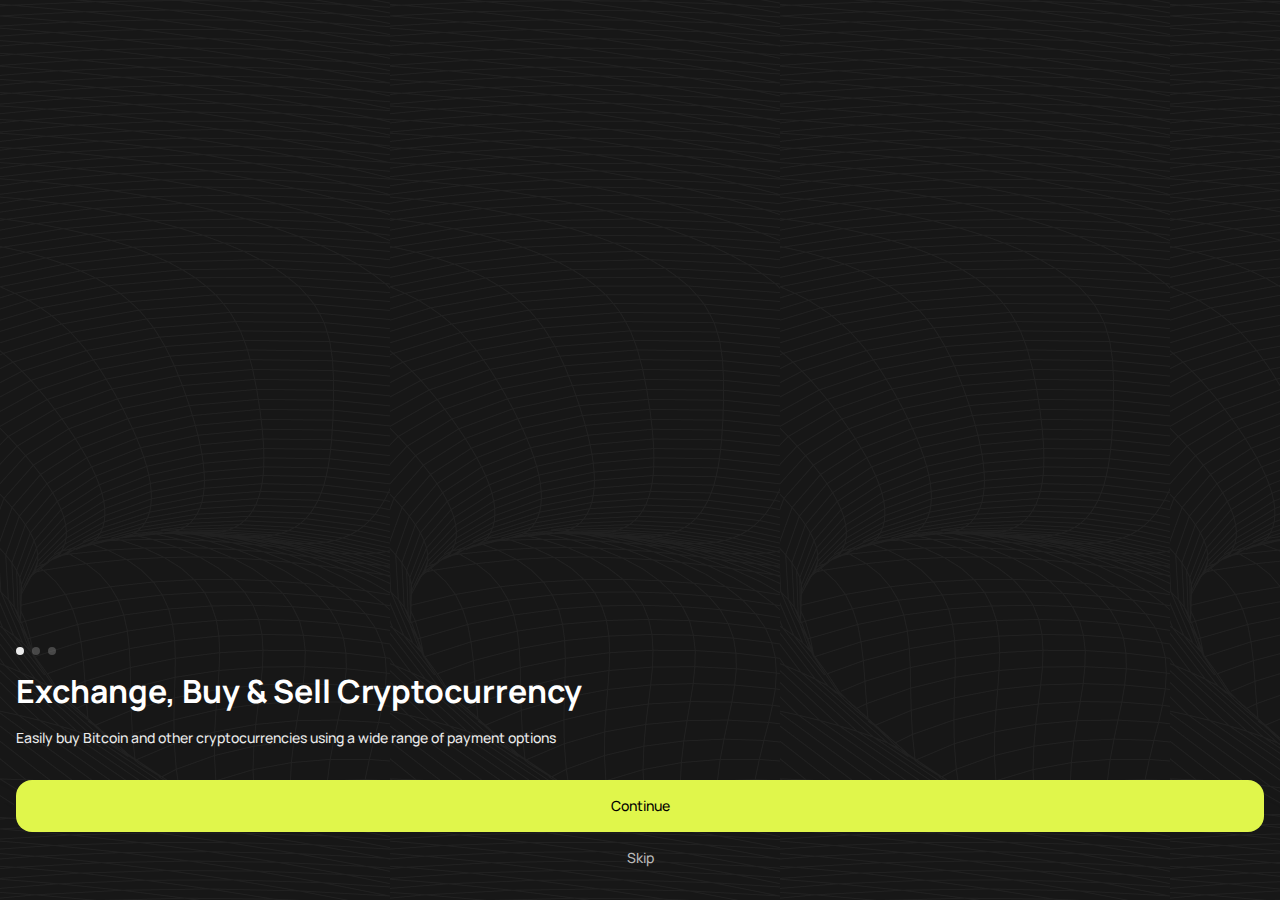
<file: index.html>
<!DOCTYPE html>
<html lang="en">
<head>
    <meta charset="UTF-8">
    <meta http-equiv="X-UA-Compatible" content="IE=edge">
    <meta name="viewport" content="width=device-width, initial-scale=1.0">
    <title>Document</title>
    <link rel="preconnect" href="https://fonts.googleapis.com">
    <link rel="preconnect" href="https://fonts.gstatic.com" crossorigin>
    <link href="https://fonts.googleapis.com/css2?family=Manrope:wght@200;300;400;500;600;700;800&display=swap" rel="stylesheet">
    <link rel="stylesheet" href="/css/main.css">
    <script defer src="/js/onBoardingSlider.js"></script>
</head>
<body>
    <section class="onBoarding">
        <div class="onBoarding__wrapper">
            <div class="onBoarding__boxPagination">
                <div class="onBoarding__paginationCircle onBoarding__paginationCircle--first onBoarding__paginationCircle--active"></div>
                <div class="onBoarding__paginationCircle onBoarding__paginationCircle--second"></div>
                <div class="onBoarding__paginationCircle onBoarding__paginationCircle--third"></div>
            </div>
            <div class="onBoarding__slider">
                <div class="onBoarding__slide">
                    <h1 class="headingOne">Exchange, Buy & Sell Cryptocurrency</h1>
                    <p class="paragraph">Easily buy Bitcoin and other cryptocurrencies using a wide range of payment options</p>
                </div>
                <div class="onBoarding__slide">
                    <h1 class="headingOne">Track Value Change Each Digital Currency</h1>
                    <p class="paragraph">For each digital currency, there is information about its current market cap, price.</p>
                </div>
                <div class="onBoarding__slide">
                    <h1 class="headingOne">Collect, Sell & Buy Digital Arts</h1>
                    <p class="paragraph">Discover exclusive digital collectibles and their non-fungible tokens using InCrypto today</p>
                </div>
            </div>
            <a href="/sign-up.html"><button class="buttonLimeFullWidth">Continue</button></a>
            <a class="grayLink" href="/sign-in.html">Skip</a>
        </div>
    </section>
</body>
</html>
</file>
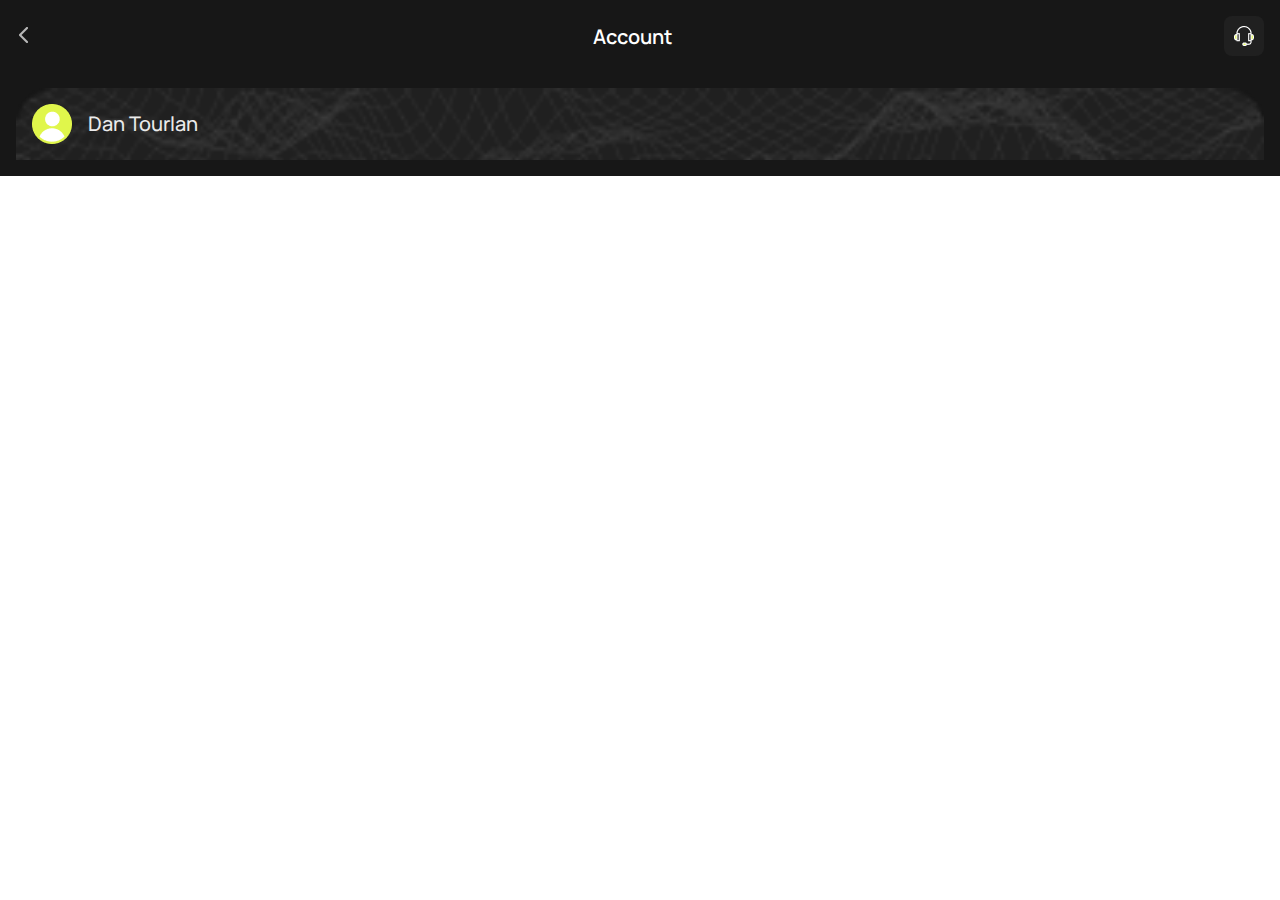
<file: account.html>
<!DOCTYPE html>
<html lang="en">
<head>
    <meta charset="UTF-8">
    <meta http-equiv="X-UA-Compatible" content="IE=edge">
    <meta name="viewport" content="width=device-width, initial-scale=1.0">
    <title>Document</title>
    <link rel="preconnect" href="https://fonts.googleapis.com">
    <link rel="preconnect" href="https://fonts.gstatic.com" crossorigin>
    <link href="https://fonts.googleapis.com/css2?family=Manrope:wght@200;300;400;500;600;700;800&display=swap" rel="stylesheet">
    <link rel="stylesheet" href="/css/main.css">
</head>
<body>
   <section class="account">
        <div class="account__wrapper">
            <div class="account__topBox">
                <div class="account__previewButton">
                    <img src="/image/iconPreview.png">
                </div>
                <h2 class="headingTwo account__heading">Account</h2>
                <div class="account__support">
                    <img src="/image/iconSupport.png" alt="Support">
                </div>
            </div>
            <div class="account__ID">
                <img src="/image/iconAvatar.png">
                <p class="paragraph account__paragraphName">Dan Tourlan</p>
            </div>
        </div>
   </section>
</body>
</html>
</file>
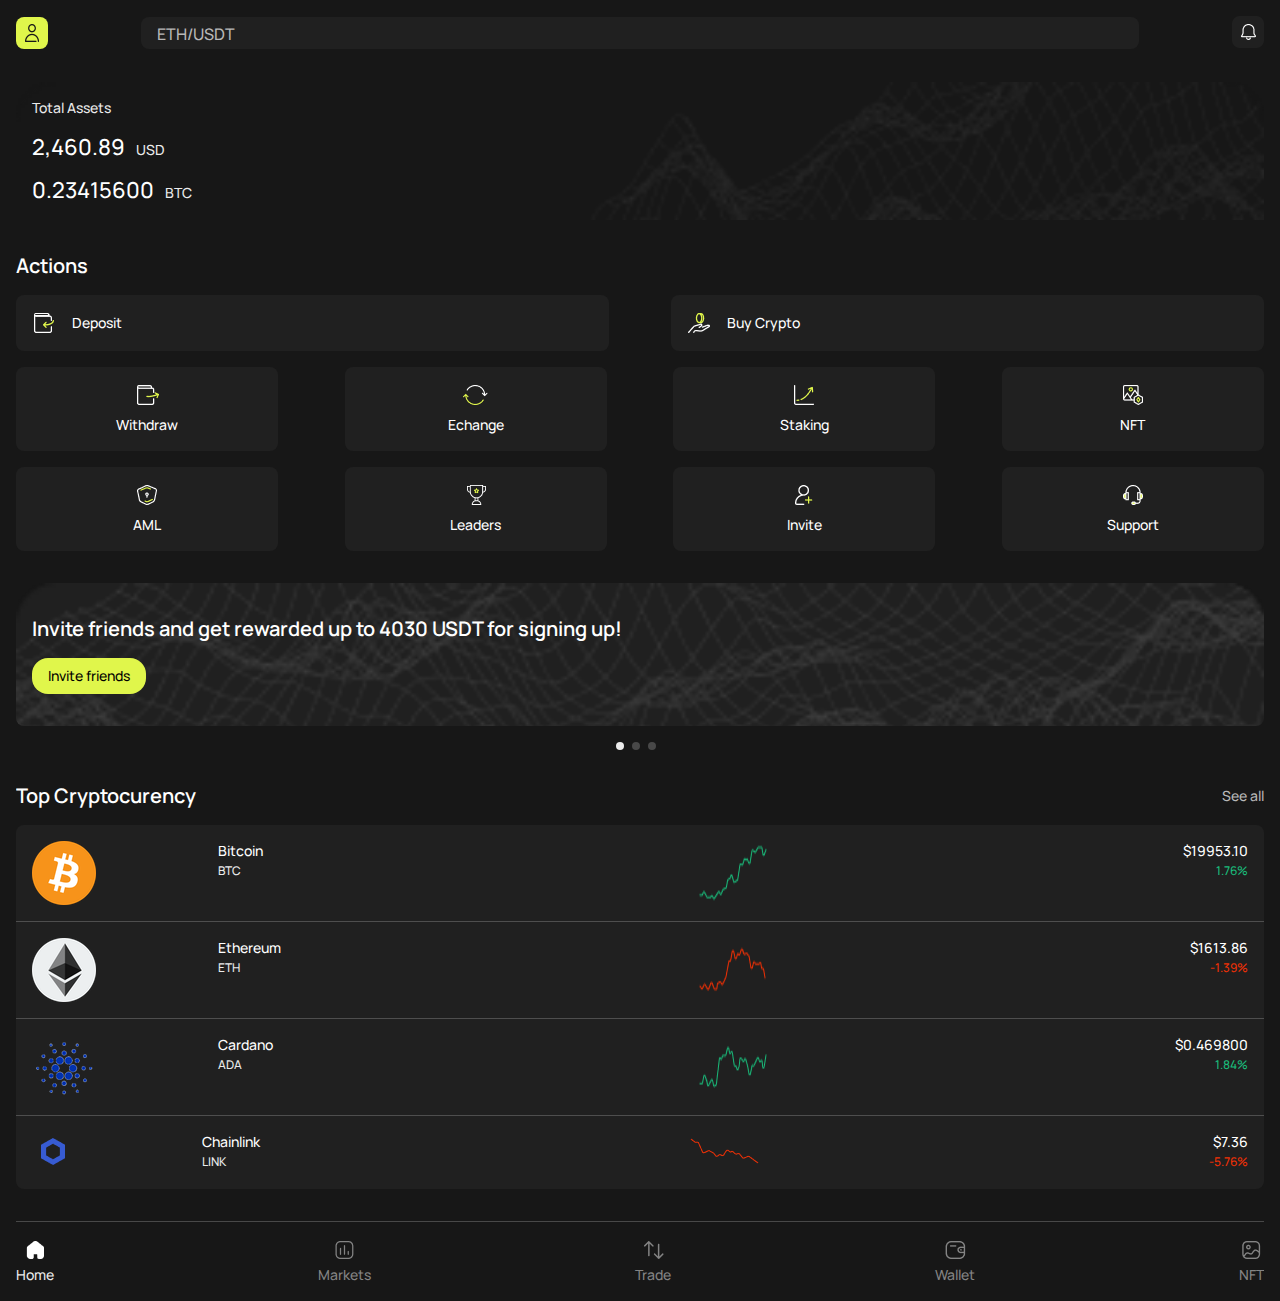
<file: home-cryptocurrency.html>
<!DOCTYPE html>
<html lang="en">
<head>
    <meta charset="UTF-8">
    <meta http-equiv="X-UA-Compatible" content="IE=edge">
    <meta name="viewport" content="width=device-width, initial-scale=1.0">
    <title>Document</title>
    <link rel="preconnect" href="https://fonts.googleapis.com">
    <link rel="preconnect" href="https://fonts.gstatic.com" crossorigin>
    <link href="https://fonts.googleapis.com/css2?family=Manrope:wght@200;300;400;500;600;700;800&display=swap" rel="stylesheet">
    <link rel="stylesheet" href="/css/main.css">
    <script defer src="js/newsSlider.js"></script>
    <script defer src="js/addTopCryptocurrency.js"></script>
</head>
<body>
   <section class="homeCryptocurrency">
        <div class="homeCryptocurrency__wrapper">
            <article class="homeCryptocurrency__topBox">
                <div class="homeCryptocurrency__user">
                    <img class="homeCryptocurrency__userIcon" src="/image/iconUser.png" alt="Your account">
                </div>
                <div class="homeCryptocurrency__search">
                    <input placeholder="ETH/USDT" class="homeCryptocurrency__inputSearch" type="text">
                </div>
                <div class="homeCryptocurrency__notification">
                    <img src="/image/iconNotification.png" alt="Your notification">
                </div>
            </article>
            <article class="homeCryptocurrency__totalAssets">
                <p class="paragraph">Total Assets</p>
                <p class="paragraph homeCryptocurrency__paragraphTotalUSD"><span class="homeCryptocurrency__totalUSD">2,460.89</span> USD</p>
                <p class="paragraph"><span class="homeCryptocurrency__totalBTC">0.23415600</span> BTC</p>
            </article>
            <article class="homeCryptocurrency__actionDashboard">
                <h2 class="headingTwo">Actions</h2>
                <div class="homeCryptocurrency__actionBoxWithButtons">
                    <div class="homeCryptocurrency__actionHalfWidthBox">
                        <img src="/image/iconDeposit.png" alt="Your deposit">
                        <p class="paragraphWhite homeCryptocurrency__paragraphWhite">Deposit</p>
                    </div>
                    <div class="homeCryptocurrency__actionHalfWidthBox">
                        <img src="/image/iconBuyCrypto.png" alt="Buy crypto">
                        <p class="paragraphWhite homeCryptocurrency__paragraphWhite">Buy Crypto</p>
                    </div>
                    <div class="homeCryptocurrency__actionQuarterWidthBox">
                        <img class="homeCryptocurrency__icon" src="/image/iconWithdraw.png" alt="Withdraw">
                        <p class="paragraphWhite">Withdraw</p>
                    </div>
                    <div class="homeCryptocurrency__actionQuarterWidthBox">
                        <img class="homeCryptocurrency__icon" src="/image/iconExchange.png" alt="Exchange">
                        <p class="paragraphWhite">Echange</p>
                    </div>
                    <div class="homeCryptocurrency__actionQuarterWidthBox">
                        <img class="homeCryptocurrency__icon" src="/image/iconStaking.png" alt="Staking">
                        <p class="paragraphWhite">Staking</p>
                    </div>
                    <div class="homeCryptocurrency__actionQuarterWidthBox">
                        <img class="homeCryptocurrency__icon" src="/image/iconNFT.png" alt="Your NFT">
                        <p class="paragraphWhite">NFT</p>
                    </div>
                    <div class="homeCryptocurrency__actionQuarterWidthBox">
                        <img class="homeCryptocurrency__icon" src="/image/iconAML.png" alt="AML">
                        <p class="paragraphWhite">AML</p>
                    </div>
                    <div class="homeCryptocurrency__actionQuarterWidthBox">
                        <img class="homeCryptocurrency__icon" src="/image/iconLeaders.png" alt="Leaders">
                        <p class="paragraphWhite">Leaders</p>
                    </div>
                    <div class="homeCryptocurrency__actionQuarterWidthBox">
                        <img class="homeCryptocurrency__icon" src="/image/iconInvite.png" alt="Invite Friends">
                        <p class="paragraphWhite">Invite</p>
                    </div>
                    <div class="homeCryptocurrency__actionQuarterWidthBox">
                        <img class="homeCryptocurrency__icon" src="/image/iconSupport.png" alt="Support">
                        <p class="paragraphWhite">Support</p>
                    </div>
                </div>
            </article>
            <article class="newsSlider">
                <div class="newsSlider__wrapper">
                    <div class="newsSlider__slider">
                        <div class="newsSlider__slide">
                            <h2 class="headingTwo newsSlider__heading">Invite friends and get rewarded up to 4030 USDT for signing up!</h2>
                            <button class="buttonLime">Invite friends</button>
                        </div>
                        <div class="newsSlider__slide">
                            <h2 class="headingTwo newsSlider__heading">Get rewarded up to 4030 USDT for signing up!</h2>
                            <button class="buttonLime">Invite friends</button>
                        </div>
                        <div class="newsSlider__slide">
                            <h2 class="headingTwo newsSlider__heading">Get rewarded up to 4030 USDT for signing up!</h2>
                            <button class="buttonLime">Invite friends</button>
                        </div>
                    </div>
                </div>
            </article>
            <div class="newsSlider__boxPagination">
                <div class="newsSlider__paginationCircle newsSlider__paginationCircle--first newsSlider__paginationCircle--active"></div>
                <div class="newsSlider__paginationCircle newsSlider__paginationCircle--second"></div>
                <div class="newsSlider__paginationCircle newsSlider__paginationCircle--third"></div>
            </div>

            <article class="topCryptocurrency">
                <div class="topCryptocurrency__wrapper">
                    <div class="topCryptocurrency__headingBox">
                        <h2 class="headingTwo topCryptocurrency__heading">Top Cryptocurency</h2>
                        <a class="grayLink topCryptocurrency__grayLink" href="/">See all</a>
                    </div>
                    <div class="topCryptocurrency__dashboard">
                        <div class="topCryptocurrency__rowDashboard">
                            <img src="/image/iconBitcoin.png" alt="Bitcoin">
                            <div class="topCryptocurrency__cryptoName">
                                <p class="paragraphWhite">Bitcoin</p>
                                <p class="paragraph topCryptocurrency__paragraphShortcut">BTC</p>
                            </div>
                            <img src="/image/graphBitcoin.png" alt="Bitcoin Graph">
                            <div class="topCryptocurrency__price">
                                <p class="paragraphWhite">$19953.10</p>
                                <p class="paragraph topCryptocurrency__paragraphPercent">1.76%</p>
                            </div>
                        </div>
                        <div class="topCryptocurrency__rowDashboard">
                            <img src="/image/iconEthereum.png" alt="Ethereum">
                            <div class="topCryptocurrency__cryptoName">
                                <p class="paragraphWhite">Ethereum</p>
                                <p class="paragraph topCryptocurrency__paragraphShortcut">ETH</p>
                            </div>
                            <img src="/image/graphEthereum.png" alt="Ethereum Graph">
                            <div class="topCryptocurrency__price">
                                <p class="paragraphWhite">$1613.86</p>
                                <p class="paragraph topCryptocurrency__paragraphPercent topCryptocurrency__paragraphPercent--red">-1.39%</p>
                            </div>
                        </div>
                        <div class="topCryptocurrency__rowDashboard">
                            <img src="/image/iconCardano.png" alt="Cardano">
                            <div class="topCryptocurrency__cryptoName">
                                <p class="paragraphWhite">Cardano</p>
                                <p class="paragraph topCryptocurrency__paragraphShortcut">ADA</p>
                            </div>
                            <img src="/image/graphCardano.png" alt="Cardano Graph">
                            <div class="topCryptocurrency__price">
                                <p class="paragraphWhite">$0.469800</p>
                                <p class="paragraph topCryptocurrency__paragraphPercent">1.84%</p>
                            </div>
                        </div>
                        <div class="topCryptocurrency__rowDashboard">
                            <img src="/image/iconChainlink.png" alt="Chainlink">
                            <div class="topCryptocurrency__cryptoName">
                                <p class="paragraphWhite">Chainlink</p>
                                <p class="paragraph topCryptocurrency__paragraphShortcut">LINK</p>
                            </div>
                            <img src="/image/graphChainlink.png" alt="Chainlink Graph">
                            <div class="topCryptocurrency__price">
                                <p class="paragraphWhite">$7.36</p>
                                <p class="paragraph topCryptocurrency__paragraphPercent topCryptocurrency__paragraphPercent--red">-5.76%</p>
                            </div>
                        </div>
                    </div>
                </div>
            </article>
            <article class="bottomFixedSection">
                <div class="bottomFixedSection__wrapper">
                    <div class="bottomFixedSection__box">
                        <img src="/image/iconHome.png" alt="Home">
                        <p style="margin-top: 3px" class="paragraph">Home</p>
                    </div>
                    <div class="bottomFixedSection__box">
                        <img src="/image/iconMarkets.png" alt="Markets">
                        <p class="paragraph bottomFixedSection__paragraph">Markets</p>
                    </div>
                    <div class="bottomFixedSection__box">
                        <img src="/image/iconTrade.png" alt="Trade">
                        <p class="paragraph bottomFixedSection__paragraph">Trade</p>
                    </div>
                    <div class="bottomFixedSection__box">
                        <img src="/image/iconWallet.png" alt="Wallet">
                        <p class="paragraph bottomFixedSection__paragraph">Wallet</p>
                    </div>
                    <div class="bottomFixedSection__box">
                        <img src="/image/iconNFTBottom.png" alt="NFT">
                        <p class="paragraph bottomFixedSection__paragraph">NFT</p>
                    </div>
                </div>
            </article>
        </div>
   </section>
</body>
</html>
</file>
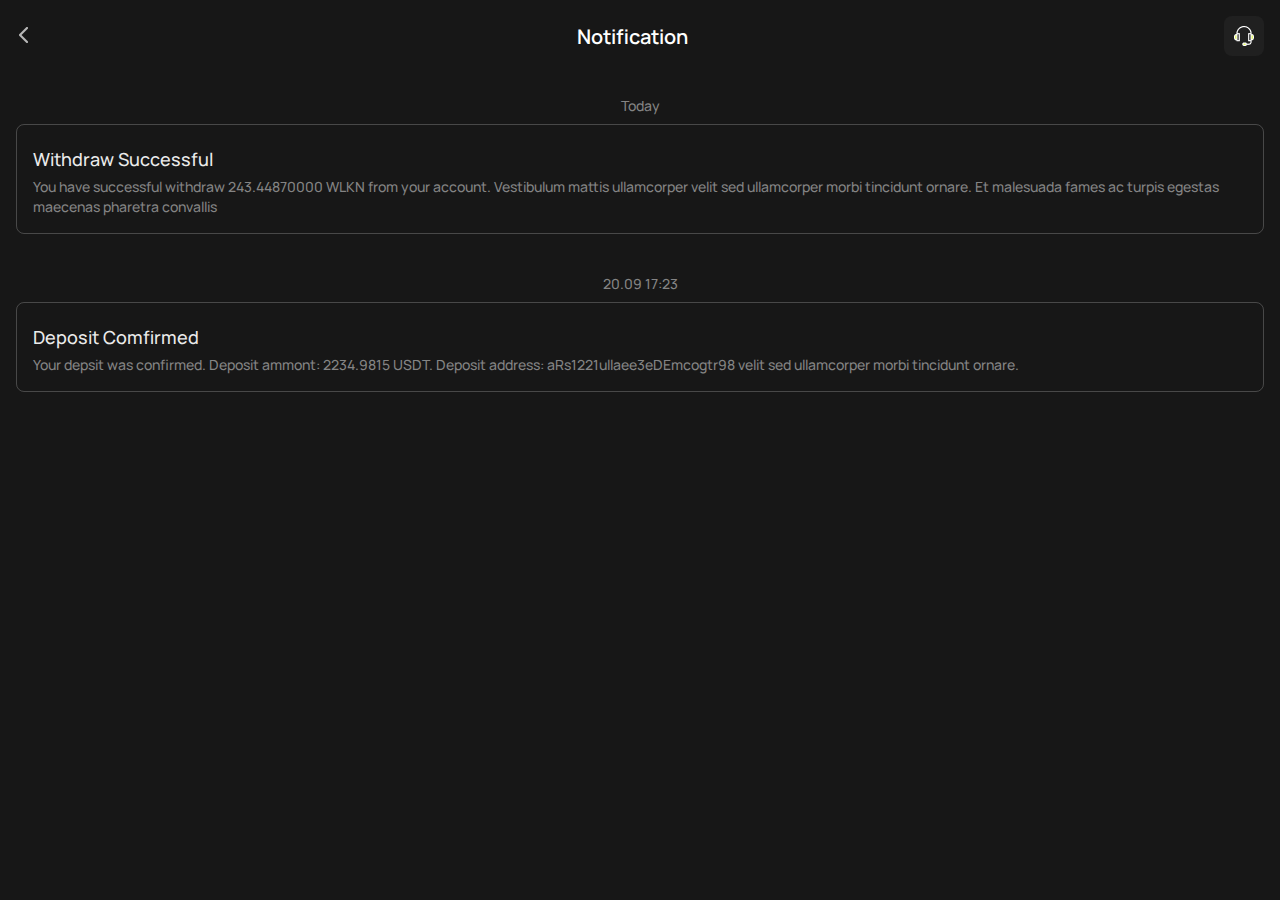
<file: notification.html>
<!DOCTYPE html>
<html lang="en">
<head>
    <meta charset="UTF-8">
    <meta http-equiv="X-UA-Compatible" content="IE=edge">
    <meta name="viewport" content="width=device-width, initial-scale=1.0">
    <title>Document</title>
    <link rel="preconnect" href="https://fonts.googleapis.com">
    <link rel="preconnect" href="https://fonts.gstatic.com" crossorigin>
    <link href="https://fonts.googleapis.com/css2?family=Manrope:wght@200;300;400;500;600;700;800&display=swap" rel="stylesheet">
    <link rel="stylesheet" href="/css/main.css">
</head>
<body>
   <section class="notification">
        <div class="notification__wrapper">
            <div class="notification__topBox">
                <div class="notification__previewButton">
                    <img src="/image/iconPreview.png">
                </div>
                <h2 class="headingTwo notification__heading">Notification</h2>
                <div class="notification__support">
                    <img src="/image/iconSupport.png" alt="Support">
                </div>
            </div>
            <div class="notification__table">
                <div class="notification__notificationBox">
                    <p class="paragraph notification__paragraph">Today</p>
                    <div class="notification__boxInformation">
                        <p class="paragraph notification__informationHeading">Withdraw Successful</p>
                        <p class="paragraphGray">You have successful withdraw 243.44870000 WLKN from your account. Vestibulum mattis ullamcorper velit sed ullamcorper morbi tincidunt ornare. Et malesuada fames ac turpis egestas maecenas pharetra convallis</p>
                    </div>
                </div>
            </div>

            <div class="notification__table">
                <div class="notification__notificationBox">
                    <p class="paragraph notification__paragraph">20.09 17:23</p>
                    <div class="notification__boxInformation">
                        <p class="paragraph notification__informationHeading">Deposit Comfirmed</p>
                        <p class="paragraphGray">Your depsit was confirmed. Deposit ammont: 2234.9815 USDT.  Deposit address:  aRs1221ullaee3eDEmcogtr98
                        velit sed ullamcorper morbi tincidunt ornare. </p>
                    </div>
                </div>
            </div>
        </div>
   </section>
</body>
</html>
</file>
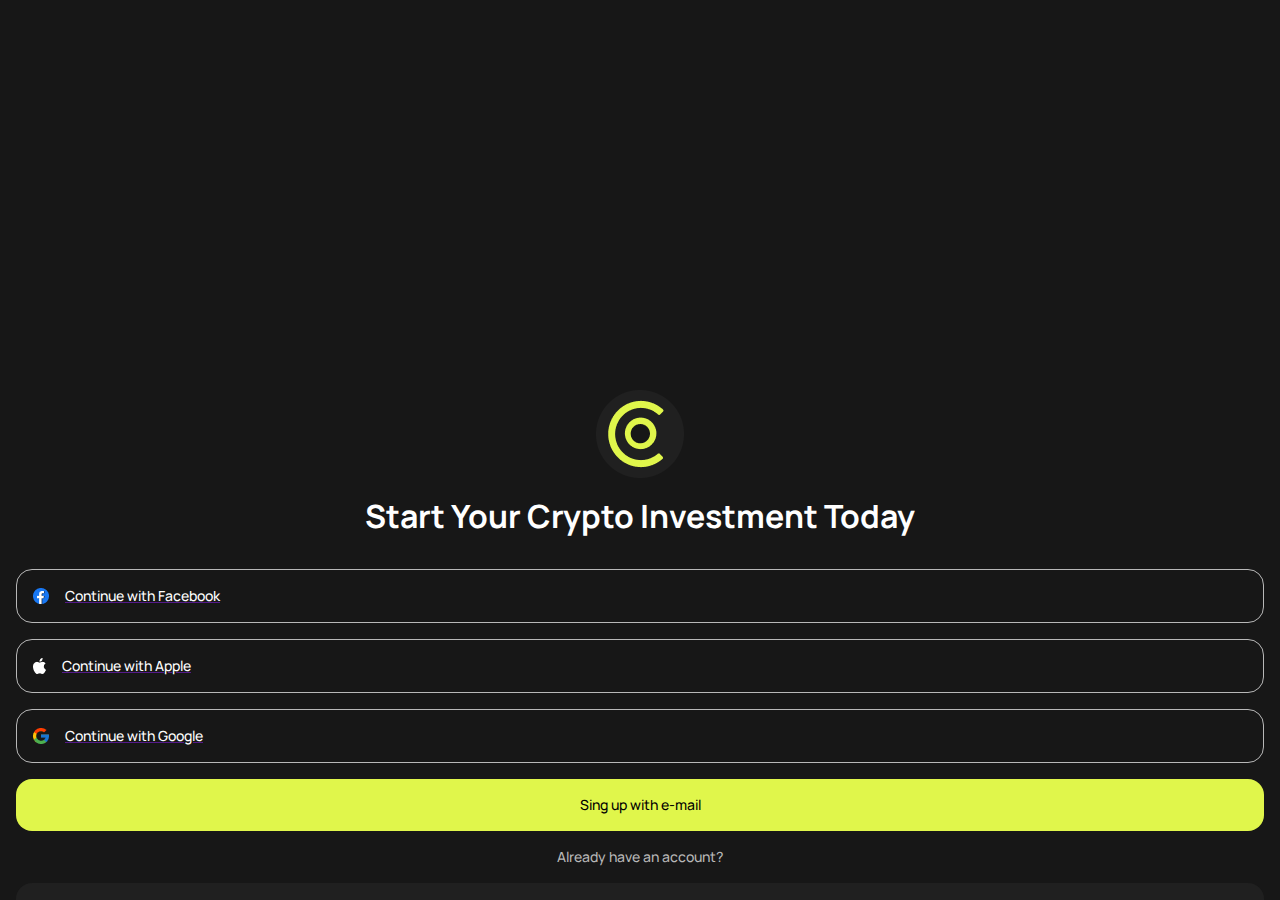
<file: sign-in.html>
<!DOCTYPE html>
<html lang="en">
<head>
    <meta charset="UTF-8">
    <meta http-equiv="X-UA-Compatible" content="IE=edge">
    <meta name="viewport" content="width=device-width, initial-scale=1.0">
    <title>Document</title>
    <link rel="preconnect" href="https://fonts.googleapis.com">
    <link rel="preconnect" href="https://fonts.gstatic.com" crossorigin>
    <link href="https://fonts.googleapis.com/css2?family=Manrope:wght@200;300;400;500;600;700;800&display=swap" rel="stylesheet">
    <link rel="stylesheet" href="/css/main.css">
</head>
<body>
   <section class="signIn">
        <div class="signIn__wrapper">
            <div class="signIn__topBox">
                <img class="signIn__logo" src="/image/logoDark.png" alt="Logo Wallet">
                <h1 class="headingOne signIn__headingOne">Start Your Crypto Investment Today</h1>
                <div class="signIn__buttonFullWidthBox">
                    <a href="">
                        <button class="buttonTransparentFullWidthWithIMG">
                            <img class="buttonTransparentFullWidthIMG" src="/image/facebookLogo.png" alt="Logo Facebook">
                            Continue with Facebook
                        </button>
                    </a>
                    <a href="">
                        <button class="buttonTransparentFullWidthWithIMG">
                            <img class="buttonTransparentFullWidthIMG" src="/image/appleLogo.png" alt="Logo Apple">
                            Continue with Apple
                        </button>
                    </a>
                    <a href="">
                        <button class="buttonTransparentFullWidthWithIMG">
                            <img class="buttonTransparentFullWidthIMG" src="/image/googleLogo.png" alt="Logo Google">
                            Continue with Google
                        </button>
                    </a>
                    <a href="/sign-up.html"><button class="buttonLimeFullWidth">Sing up with e-mail</button></a>
                </div>
            </div>
            <div class="signIn__bottomBox">
                <a class="grayLink" href="/sign-up.html">Already have an account?</a>
                <a href="/sign-up.html"><button class="buttonGrayFullWidth">Sing In</button></a>
            </div>
        </div>
   </section>
</body>
</html>
</file>
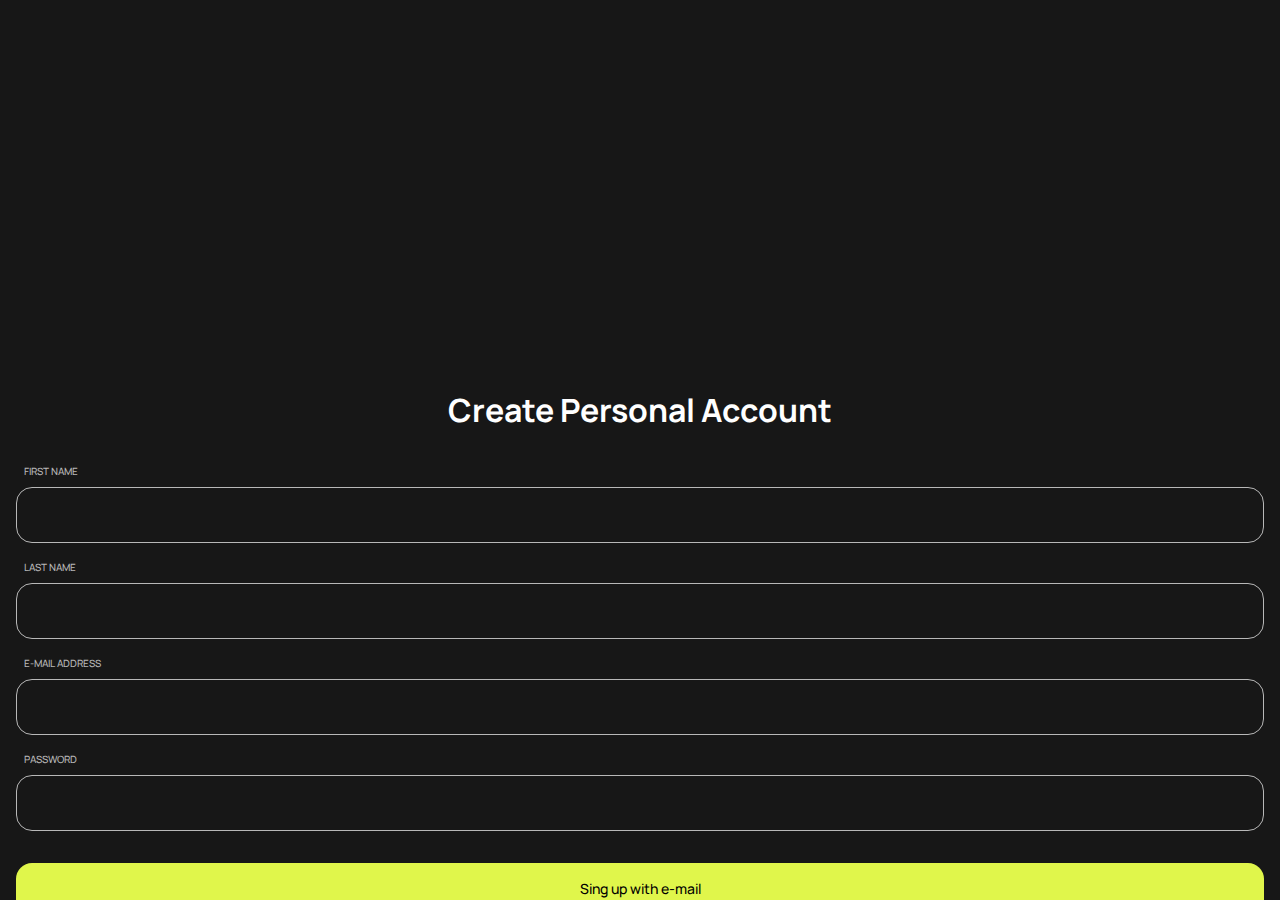
<file: sign-up.html>
<!DOCTYPE html>
<html lang="en">
<head>
    <meta charset="UTF-8">
    <meta http-equiv="X-UA-Compatible" content="IE=edge">
    <meta name="viewport" content="width=device-width, initial-scale=1.0">
    <title>Document</title>
    <link rel="preconnect" href="https://fonts.googleapis.com">
    <link rel="preconnect" href="https://fonts.gstatic.com" crossorigin>
    <link href="https://fonts.googleapis.com/css2?family=Manrope:wght@200;300;400;500;600;700;800&display=swap" rel="stylesheet">
    <link rel="stylesheet" href="/css/main.css">
</head>
<body>
   <section class="signUp">
        <div class="signUp__wrapper">
            <div class="signUp__topBox">
                <h1 class="headingOne signUp__headingOne">Create Personal Account</h1>
                <form action="" method="post">
                    <label class="signUp__label" for="firstName"><span class="signUp__label--span">FIRST NAME</span>
                        <input class="signUp__input" type="text" name="firstName" id="firstName">
                    </label>
                    <label class="signUp__label" for="surname"><span class="signUp__label--span">LAST NAME</span>
                        <input class="signUp__input" type="text" name="surname" id="surname">
                    </label>
                    <label class="signUp__label" for="email"><span class="signUp__label--span">E-MAIL ADDRESS</span>
                        <input class="signUp__input" type="email" name="email" id="email">
                    </label>
                    <label class="signUp__label" for="password"><span class="signUp__label--span">PASSWORD</span>
                        <input class="signUp__input" type="password" name="password" id="password">
                    </label>
                    <a href="/sign-up.html"><button style="margin-top: 16px" class="buttonLimeFullWidth">Sing up with e-mail</button></a>
                </form>
            </div>
            <div class="signUp__bottomBox">
                <a class="grayLink" href="/sign-in.html">Not looking for an account?</a>
                <a href="/homeCryptocurrency.html"><button class="buttonGrayFullWidth">Sing Up</button></a>
            </div>
        </div>
   </section>
</body>
</html>
</file>
<file: css/main.css>
@import url("https://fonts.googleapis.com/css2?family=Manrope:wght@200;300;400;500;600;700;800&display=swap");
*,
::after,
::before {
  margin: 0;
  padding: 0;
  -webkit-box-sizing: border-box;
          box-sizing: border-box;
  scroll-behavior: smooth;
  font-size: 62.5%;
  font-family: "Manrope", sans-serif;
}

::-webkit-input-placeholder {
  padding-left: 16px;
  font-size: 1.6rem;
  color: #B8B8B8;
  font-weight: 500;
}

::-moz-placeholder {
  padding-left: 16px;
  font-size: 1.6rem;
  color: #B8B8B8;
  font-weight: 500;
}

:-ms-input-placeholder {
  padding-left: 16px;
  font-size: 1.6rem;
  color: #B8B8B8;
  font-weight: 500;
}

::-ms-input-placeholder {
  padding-left: 16px;
  font-size: 1.6rem;
  color: #B8B8B8;
  font-weight: 500;
}

::placeholder {
  padding-left: 16px;
  font-size: 1.6rem;
  color: #B8B8B8;
  font-weight: 500;
}

.headingOne {
  font-family: "Manrope", sans-serif;
  font-size: 3.2rem;
  font-weight: 700;
  line-height: 4.1rem;
  color: #FFFFFF;
  margin-bottom: 16px;
}

.headingTwo {
  font-family: "Manrope", sans-serif;
  font-size: 2rem;
  font-weight: 600;
  color: #FFFFFF;
  margin-bottom: 16px;
}

.paragraph {
  font-family: "Manrope", sans-serif;
  font-size: 1.4rem;
  line-height: 2rem;
  font-weight: 500;
  color: #EBEBEB;
}

.paragraphWhite {
  font-family: "Manrope", sans-serif;
  font-size: 1.4rem;
  line-height: 2rem;
  font-weight: 500;
  color: #FFFFFF;
}

.paragraphGray {
  font-family: "Manrope", sans-serif;
  font-size: 1.4rem;
  line-height: 2rem;
  font-weight: 500;
  color: #848484;
}

.buttonLimeFullWidth {
  width: 100%;
  background-color: #E0F64B;
  border: none;
  font-size: 1.4rem;
  line-height: 2rem;
  font-weight: 500;
  padding: 16px;
  border-radius: 16px;
}

.buttonLime {
  background-color: #E0F64B;
  border: none;
  font-size: 1.4rem;
  line-height: 2rem;
  font-weight: 500;
  padding: 8px 16px;
  border-radius: 16px;
}

.buttonGrayFullWidth {
  width: 100%;
  background-color: #202020;
  border: none;
  font-size: 1.4rem;
  line-height: 2rem;
  font-weight: 500;
  padding: 16px;
  border-radius: 16px;
  color: #FFFFFF;
}

.buttonTransparentFullWidthWithIMG {
  width: 100%;
  background-color: transparent;
  border: 1px solid #B8B8B8;
  color: #FFFFFF;
  font-size: 1.4rem;
  line-height: 2rem;
  font-weight: 500;
  padding: 16px;
  border-radius: 16px;
  display: -webkit-box;
  display: -ms-flexbox;
  display: flex;
  -ms-flex-line-pack: center;
      align-content: center;
  -webkit-box-align: center;
      -ms-flex-align: center;
          align-items: center;
  text-decoration: none;
  margin-bottom: 16px;
}

.buttonTransparentFullWidthIMG {
  margin-right: 16px;
}

.grayLink {
  display: block;
  text-align: center;
  font-family: "Manrope", sans-serif;
  font-size: 1.4rem;
  line-height: 2rem;
  font-weight: 500;
  text-decoration: none;
  color: #B8B8B8;
  padding: 16px;
}

.onBoarding {
  width: 100vw;
  height: 100vh;
  background-color: #171717;
  background-image: url("/image/backgroundIndex.png");
  overflow: hidden !important;
}
.onBoarding__boxPagination {
  display: -webkit-box;
  display: -ms-flexbox;
  display: flex;
  margin-bottom: 16px;
}
.onBoarding__wrapper {
  width: 100%;
  height: 100vh;
  padding: 16px;
  display: -webkit-box;
  display: -ms-flexbox;
  display: flex;
  -webkit-box-orient: vertical;
  -webkit-box-direction: normal;
      -ms-flex-direction: column;
          flex-direction: column;
  -webkit-box-pack: end;
      -ms-flex-pack: end;
          justify-content: flex-end;
  -ms-flex-line-pack: end;
      align-content: flex-end;
}
.onBoarding__paginationCircle {
  width: 8px;
  height: 8px;
  background-color: rgba(184, 184, 184, 0.3019607843);
  border-radius: 50%;
  margin-right: 8px;
}
.onBoarding__paginationCircle--active {
  background-color: #EBEBEB;
}
.onBoarding__slider {
  display: -webkit-box;
  display: -ms-flexbox;
  display: flex;
  width: 300vw;
  margin-bottom: 32px;
}
.onBoarding__slide {
  padding-right: 16px;
  width: calc(100vw - 16px) !important;
  -webkit-transition: 0.3s;
  transition: 0.3s;
}

.signIn {
  width: 100vw;
  height: 100vh;
  background-color: #171717;
  overflow: hidden !important;
}
.signIn__wrapper {
  width: 100%;
  height: 100vh;
  padding: 16px;
  display: -webkit-box;
  display: -ms-flexbox;
  display: flex;
  -webkit-box-orient: vertical;
  -webkit-box-direction: normal;
      -ms-flex-direction: column;
          flex-direction: column;
  -webkit-box-pack: justify;
      -ms-flex-pack: justify;
          justify-content: space-between;
}
.signIn__logo {
  margin-bottom: 16px;
}
.signIn__headingOne {
  margin-bottom: 32px;
}
.signIn__topBox {
  text-align: center;
  margin-top: 30%;
}

.signUp {
  width: 100vw;
  height: 100vh;
  background-color: #171717;
  overflow: hidden !important;
}
.signUp__wrapper {
  width: 100%;
  height: 100vh;
  padding: 16px;
  display: -webkit-box;
  display: -ms-flexbox;
  display: flex;
  -webkit-box-orient: vertical;
  -webkit-box-direction: normal;
      -ms-flex-direction: column;
          flex-direction: column;
  -webkit-box-pack: justify;
      -ms-flex-pack: justify;
          justify-content: space-between;
}
.signUp__logo {
  margin-bottom: 16px;
}
.signUp__headingOne {
  margin-bottom: 32px;
}
.signUp__topBox {
  text-align: center;
  margin-top: 30%;
}
.signUp__label {
  display: -webkit-box;
  display: -ms-flexbox;
  display: flex;
  -webkit-box-orient: vertical;
  -webkit-box-direction: normal;
      -ms-flex-direction: column;
          flex-direction: column;
  -webkit-box-pack: start;
      -ms-flex-pack: start;
          justify-content: flex-start;
  -ms-flex-line-pack: start;
      align-content: flex-start;
  -webkit-box-align: start;
      -ms-flex-align: start;
          align-items: flex-start;
  margin-bottom: 16px;
}
.signUp__label--span {
  margin-bottom: 8px;
  margin-left: 8px;
  color: #B8B8B8;
  font-size: 1rem;
  line-height: 1.6rem;
  font-weight: 500;
}
.signUp__input {
  width: 100%;
  background-color: transparent;
  border: 1px solid #B8B8B8;
  font-size: 1.4rem;
  line-height: 2rem;
  font-weight: 500;
  padding: 16px;
  border-radius: 16px;
  color: #FFFFFF;
  font-size: 1.6rem;
  line-height: 1.6rem;
  font-weight: 500;
}

.homeCryptocurrency {
  width: 100vw;
  background-color: #171717;
  overflow: hidden !important;
}
.homeCryptocurrency__wrapper {
  width: 100%;
  padding: 16px;
  display: -webkit-box;
  display: -ms-flexbox;
  display: flex;
  -webkit-box-orient: vertical;
  -webkit-box-direction: normal;
      -ms-flex-direction: column;
          flex-direction: column;
}
.homeCryptocurrency__topBox {
  display: -webkit-box;
  display: -ms-flexbox;
  display: flex;
  -webkit-box-orient: horizontal;
  -webkit-box-direction: normal;
      -ms-flex-direction: row;
          flex-direction: row;
  -ms-flex-line-pack: center;
      align-content: center;
  -webkit-box-align: center;
      -ms-flex-align: center;
          align-items: center;
  -webkit-box-pack: justify;
      -ms-flex-pack: justify;
          justify-content: space-between;
}
.homeCryptocurrency__user {
  width: 32px;
  height: 32px;
  background-color: #E0F64B;
  border-radius: 8px;
  display: -webkit-box;
  display: -ms-flexbox;
  display: flex;
  -webkit-box-pack: center;
      -ms-flex-pack: center;
          justify-content: center;
  -webkit-box-align: center;
      -ms-flex-align: center;
          align-items: center;
}
.homeCryptocurrency__userIcon {
  width: 14px;
  height: 18px;
}
.homeCryptocurrency__search {
  width: 80%;
  margin: 0px 16px;
}
.homeCryptocurrency__inputSearch {
  width: 100%;
  font-size: 1.8rem;
  color: #B8B8B8;
  background-color: #202020;
  border: none;
  border-radius: 8px;
  height: 32px;
}
.homeCryptocurrency__totalAssets {
  margin-top: 32px;
  background-image: url("/image/totalAssetsBackground.png");
  background-size: cover;
  padding: 16px;
}
.homeCryptocurrency__totalUSD, .homeCryptocurrency__totalBTC {
  color: #FFFFFF;
  font-size: 2.2rem;
  line-height: 2.7rem;
  padding-right: 8px;
}
.homeCryptocurrency__paragraphTotalUSD {
  margin: 16px 0px;
}
.homeCryptocurrency__actionBoxWithButtons {
  width: 100%;
  display: -webkit-box;
  display: -ms-flexbox;
  display: flex;
  -webkit-box-orient: horizontal;
  -webkit-box-direction: normal;
      -ms-flex-direction: row;
          flex-direction: row;
  -ms-flex-wrap: wrap;
      flex-wrap: wrap;
  -webkit-box-pack: justify;
      -ms-flex-pack: justify;
          justify-content: space-between;
}
.homeCryptocurrency__actionHalfWidthBox {
  width: 47.5%;
  display: -webkit-box;
  display: -ms-flexbox;
  display: flex;
  -webkit-box-orient: horizontal;
  -webkit-box-direction: normal;
      -ms-flex-direction: row;
          flex-direction: row;
  -ms-flex-line-pack: center;
      align-content: center;
  -webkit-box-align: center;
      -ms-flex-align: center;
          align-items: center;
  background-color: #202020;
  padding: 16px;
  border-radius: 8px;
}
.homeCryptocurrency__paragraphWhite {
  padding-left: 16px;
}
.homeCryptocurrency__actionQuarterWidthBox {
  width: 21%;
  display: -webkit-box;
  display: -ms-flexbox;
  display: flex;
  -webkit-box-orient: vertical;
  -webkit-box-direction: normal;
      -ms-flex-direction: column;
          flex-direction: column;
  -webkit-box-pack: center;
      -ms-flex-pack: center;
          justify-content: center;
  -ms-flex-line-pack: center;
      align-content: center;
  -webkit-box-align: center;
      -ms-flex-align: center;
          align-items: center;
  background-color: #202020;
  padding: 16px;
  border-radius: 8px;
  margin-top: 16px;
}
.homeCryptocurrency__icon {
  margin-bottom: 8px;
}
.homeCryptocurrency__actionDashboard {
  margin-top: 32px;
}

.newsSlider {
  width: 100%;
  background-color: #171717;
  background-image: url("/image/backgroundNews.png");
  overflow: hidden !important;
  background-size: cover;
  border-radius: 8px;
  margin: 32px 0px 16px 0px;
}
.newsSlider__boxPagination {
  display: -webkit-box;
  display: -ms-flexbox;
  display: flex;
  margin: 0 auto;
}
.newsSlider__wrapper {
  width: 100%;
  padding: 0px 16px;
  display: -webkit-box;
  display: -ms-flexbox;
  display: flex;
  -webkit-box-orient: vertical;
  -webkit-box-direction: normal;
      -ms-flex-direction: column;
          flex-direction: column;
  -webkit-box-pack: end;
      -ms-flex-pack: end;
          justify-content: flex-end;
  -ms-flex-line-pack: end;
      align-content: flex-end;
}
.newsSlider__paginationCircle {
  width: 8px;
  height: 8px;
  background-color: rgba(184, 184, 184, 0.3019607843);
  border-radius: 50%;
  margin-right: 8px;
}
.newsSlider__paginationCircle--active {
  background-color: #EBEBEB;
}
.newsSlider__slider {
  display: -webkit-box;
  display: -ms-flexbox;
  display: flex;
  width: 300vw;
  margin-bottom: 32px;
}
.newsSlider__slide {
  padding-right: 16px;
  width: calc(100vw - 16px) !important;
  -webkit-transition: 0.3s;
  transition: 0.3s;
  margin-top: 32px;
}
.newsSlider__heading {
  width: 75%;
}

.topCryptocurrency {
  width: 100%;
  background-color: #171717;
  overflow: hidden !important;
  margin-top: 32px;
}
.topCryptocurrency__headingBox {
  display: -webkit-box;
  display: -ms-flexbox;
  display: flex;
  -webkit-box-pack: justify;
      -ms-flex-pack: justify;
          justify-content: space-between;
  -ms-flex-line-pack: center;
      align-content: center;
  -webkit-box-align: center;
      -ms-flex-align: center;
          align-items: center;
}
.topCryptocurrency__heading {
  margin-bottom: 0px;
}
.topCryptocurrency__grayLink {
  padding: 0px;
}
.topCryptocurrency__rowDashboard {
  background-color: #202020;
  display: -webkit-box;
  display: -ms-flexbox;
  display: flex;
  -webkit-box-pack: justify;
      -ms-flex-pack: justify;
          justify-content: space-between;
  padding: 16px;
  border-bottom: 1px solid rgba(184, 184, 184, 0.3019607843);
}
.topCryptocurrency__rowDashboard:first-of-type {
  border-top-left-radius: 8px;
  border-top-right-radius: 8px;
}
.topCryptocurrency__rowDashboard:last-of-type {
  border-bottom-left-radius: 8px;
  border-bottom-right-radius: 8px;
  border-bottom: 1px solid transparent;
}
.topCryptocurrency__dashboard {
  display: -webkit-box;
  display: -ms-flexbox;
  display: flex;
  -webkit-box-orient: vertical;
  -webkit-box-direction: normal;
      -ms-flex-direction: column;
          flex-direction: column;
  margin-top: 16px;
}
.topCryptocurrency__paragraphShortcut {
  font-size: 1.2rem;
}
.topCryptocurrency__paragraphPercent {
  font-size: 1.2rem;
  color: #1ABC7B;
}
.topCryptocurrency__paragraphPercent--red {
  color: #F13005;
}
.topCryptocurrency__cryptoName {
  width: 30%;
  margin-left: 12px;
}
.topCryptocurrency__price {
  width: 30%;
  text-align: right;
}

.bottomFixedSection {
  width: 100%;
  background-color: #171717;
  overflow: hidden !important;
  margin-top: 32px;
  border-top: 1px solid rgba(184, 184, 184, 0.3019607843);
}
.bottomFixedSection__wrapper {
  display: -webkit-box;
  display: -ms-flexbox;
  display: flex;
  -webkit-box-pack: justify;
      -ms-flex-pack: justify;
          justify-content: space-between;
  padding: 16px 0px 0px 0px;
}
.bottomFixedSection__box {
  display: -webkit-box;
  display: -ms-flexbox;
  display: flex;
  -webkit-box-orient: vertical;
  -webkit-box-direction: normal;
      -ms-flex-direction: column;
          flex-direction: column;
  -webkit-box-pack: center;
      -ms-flex-pack: center;
          justify-content: center;
  -ms-flex-line-pack: center;
      align-content: center;
  -webkit-box-align: center;
      -ms-flex-align: center;
          align-items: center;
}
.bottomFixedSection__paragraph {
  margin-top: 3px;
  color: #848484;
}

.account {
  background-color: #171717;
}
.account__topBox {
  display: -webkit-box;
  display: -ms-flexbox;
  display: flex;
  -webkit-box-orient: horizontal;
  -webkit-box-direction: normal;
      -ms-flex-direction: row;
          flex-direction: row;
  -ms-flex-line-pack: center;
      align-content: center;
  -webkit-box-align: center;
      -ms-flex-align: center;
          align-items: center;
  -webkit-box-pack: justify;
      -ms-flex-pack: justify;
          justify-content: space-between;
}
.account__wrapper {
  width: 100%;
  padding: 16px;
  display: -webkit-box;
  display: -ms-flexbox;
  display: flex;
  -webkit-box-orient: vertical;
  -webkit-box-direction: normal;
      -ms-flex-direction: column;
          flex-direction: column;
}
.account__heading {
  margin-bottom: 0px;
}
.account__support {
  padding: 8px;
  border-radius: 8px;
  display: -webkit-box;
  display: -ms-flexbox;
  display: flex;
  -webkit-box-orient: horizontal;
  -webkit-box-direction: normal;
      -ms-flex-direction: row;
          flex-direction: row;
  -webkit-box-pack: center;
      -ms-flex-pack: center;
          justify-content: center;
  -ms-flex-line-pack: center;
      align-content: center;
  background-color: #202020;
}
.account__ID {
  background-image: url("/image/backgroundAccount.png");
  background-size: cover;
  padding: 16px;
  display: -webkit-box;
  display: -ms-flexbox;
  display: flex;
  -webkit-box-orient: horizontal;
  -webkit-box-direction: normal;
      -ms-flex-direction: row;
          flex-direction: row;
  -webkit-box-pack: start;
      -ms-flex-pack: start;
          justify-content: flex-start;
  -ms-flex-line-pack: center;
      align-content: center;
  -webkit-box-align: center;
      -ms-flex-align: center;
          align-items: center;
  margin-top: 32px;
}
.account__paragraphName {
  font-size: 2rem;
  margin-left: 16px;
}

.notification {
  background-color: #171717;
  min-height: 100vh;
}
.notification__topBox {
  display: -webkit-box;
  display: -ms-flexbox;
  display: flex;
  -webkit-box-orient: horizontal;
  -webkit-box-direction: normal;
      -ms-flex-direction: row;
          flex-direction: row;
  -ms-flex-line-pack: center;
      align-content: center;
  -webkit-box-align: center;
      -ms-flex-align: center;
          align-items: center;
  -webkit-box-pack: justify;
      -ms-flex-pack: justify;
          justify-content: space-between;
}
.notification__wrapper {
  width: 100%;
  padding: 16px;
  display: -webkit-box;
  display: -ms-flexbox;
  display: flex;
  -webkit-box-orient: vertical;
  -webkit-box-direction: normal;
      -ms-flex-direction: column;
          flex-direction: column;
}
.notification__heading {
  margin-bottom: 0px;
}
.notification__support {
  padding: 8px;
  border-radius: 8px;
  display: -webkit-box;
  display: -ms-flexbox;
  display: flex;
  -webkit-box-orient: horizontal;
  -webkit-box-direction: normal;
      -ms-flex-direction: row;
          flex-direction: row;
  -webkit-box-pack: center;
      -ms-flex-pack: center;
          justify-content: center;
  -ms-flex-line-pack: center;
      align-content: center;
  background-color: #202020;
}
.notification__boxInformation {
  border-radius: 8px;
  border: 1px solid rgba(184, 184, 184, 0.3019607843);
  padding: 16px;
}
.notification__informationHeading {
  font-size: 1.8rem;
  padding: 8px 0px;
}
.notification__paragraph {
  text-align: center;
  padding: 8px 0px;
  color: #848484;
}
.notification__table {
  margin-top: 32px;
}/*# sourceMappingURL=main.css.map */
</file>
